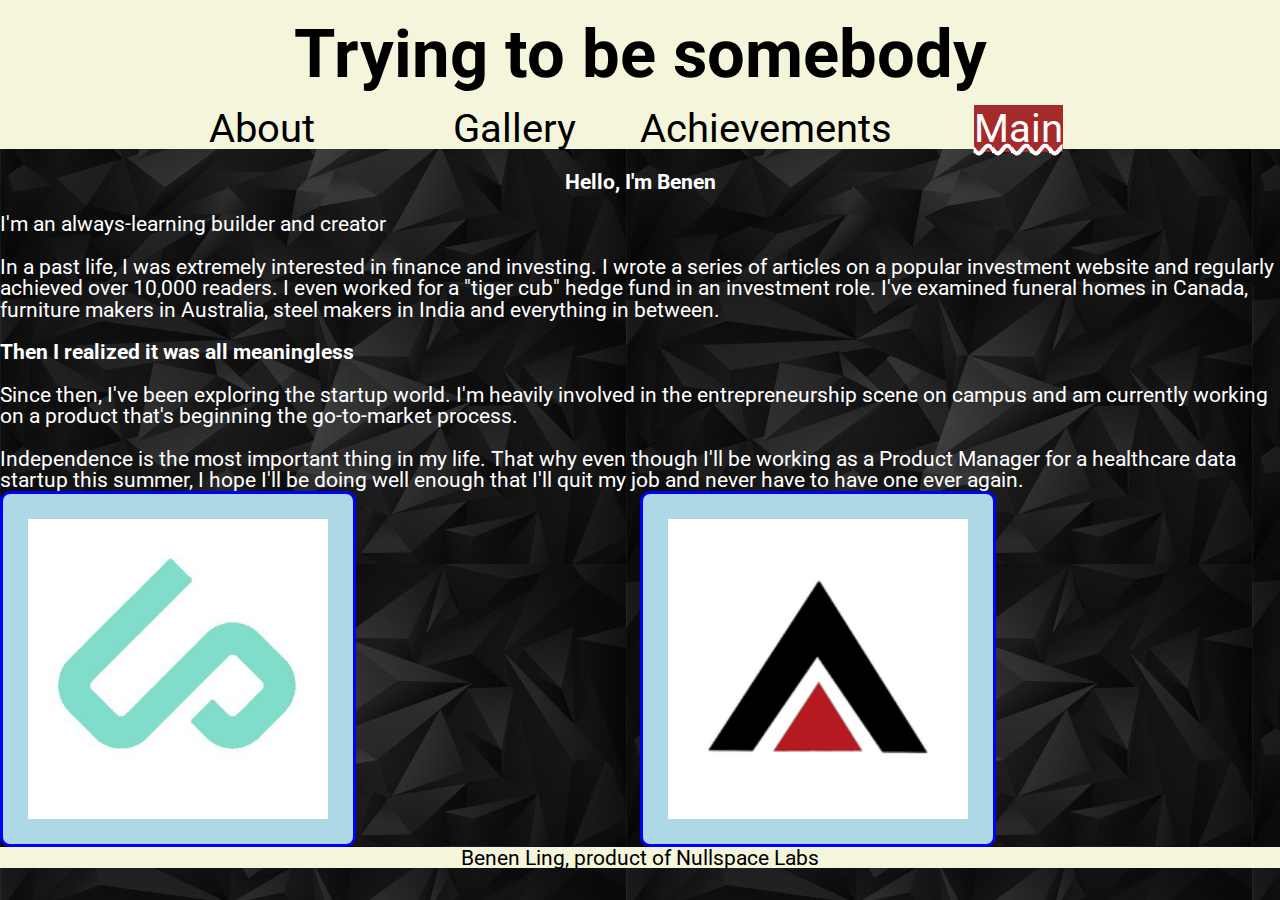
<file: index.html>
<!DOCTYPE html>
<html lang="en">
  <head>
    <meta charset="utf-8">
    <meta name="viewport" content="width=device-width, initial-scale=1.0">
    <link href="https://fonts.googleapis.com/css2?family=Roboto&display=swap" rel="stylesheet">
    <link rel="stylesheet" type="text/css" href="css/html5reset.css">
    <link rel="stylesheet" type="text/css" href="css/style.css">
    <link rel="shortcut icon" type="image/jpg" href="images/pogchamp.jpg"> 
    <title>Welcome to Benen's Lair</title>
    <script async src="https://www.googletagmanager.com/gtag/js?id=G-4K9QVYBR7Z"></script>
<script>
  window.dataLayer = window.dataLayer || [];
  function gtag(){dataLayer.push(arguments);}
  gtag('js', new Date());

  gtag('config', 'G-4K9QVYBR7Z');
</script>
  </head>
  <body>
    
      
      <header id="header">
        <br>
        <h1 id="try">Trying to be somebody</h1>
        <br>
        <div class="skip"><a href="#main">Skip to Content</a></div>
        <nav class="nav">
            <ul>
              <li><a href="./about.html">About</a></li>
              <li><a href="./pictures.html">Gallery</a></li>
              <li><a href="./amazing.html">Achievements</a></li>
              <li><a class="current" href="./index.html">Main</a></li>
            </ul>
          </nav>
      </header>
    
  <main id="main" class="container">
    <br>
    <h2>Hello, I'm Benen</h2>
    <br>
    <p>I'm an always-learning builder and creator</p>
    <br>
    <p>In a past life, I was extremely interested in finance and investing. I wrote a series of articles on a popular investment website and regularly achieved over 10,000 readers. I even worked for a "tiger cub" hedge fund in an investment role. I've examined funeral homes in Canada, furniture makers in Australia, steel makers in India and everything in between.</p>
    <br>
    <h3>Then I realized it was all meaningless</h3>
    <br>
    <p>Since then, I've been exploring the startup world. I'm heavily involved in the entrepreneurship scene on campus and am currently working on a product that's beginning the go-to-market process.</p>
    <br>
    <p>Independence is the most important thing in my life. That why even though I'll be working as a Product Manager for a healthcare data startup this summer, I hope I'll be doing well enough that I'll quit my job and never have to have one ever again. </p>
    <div class="index_gallery">
      <img src="images/upround.jpg" alt=""/>
      <img src="images/apex.png" alt=""/>
    </div>
</main>
    <footer>
      <p>Benen Ling, product of Nullspace Labs</p>
    </footer>
  </body>
</html>
</file>
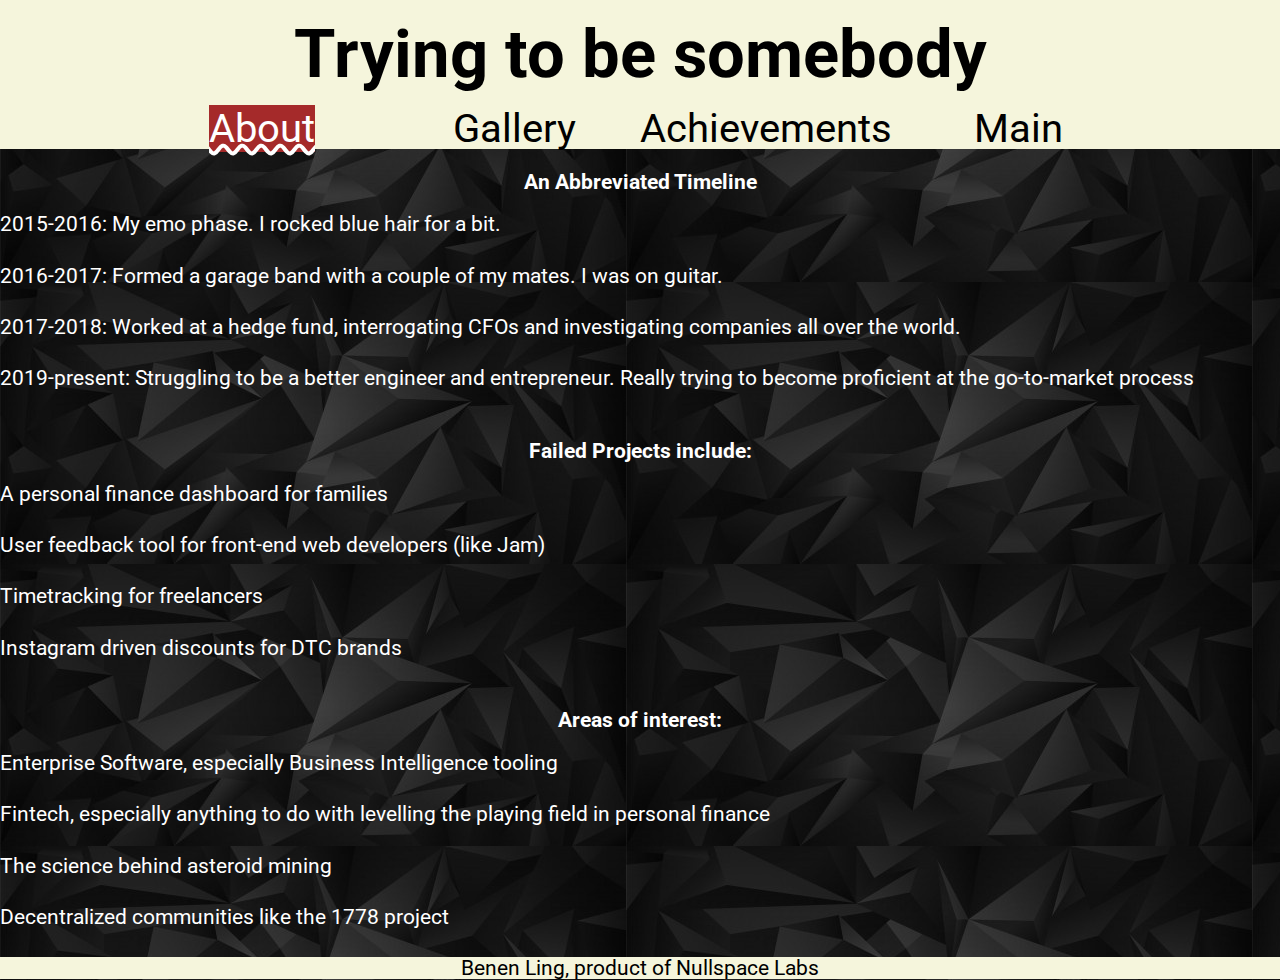
<file: about.html>
<!DOCTYPE html>
<html lang="en">
  <head>
    <meta charset="utf-8">
    <meta name="viewport" content="width=device-width, initial-scale=1.0">
    <link href="https://fonts.googleapis.com/css2?family=Roboto&display=swap" rel="stylesheet">
    <link rel="stylesheet" type="text/css" href="css/html5reset.css">
    <link rel="stylesheet" type="text/css" href="css/style.css">
    <link rel="shortcut icon" type="image/jpg" href="images/pogchamp.jpg"> 
    <title>About Me | Benen Ling</title>
    <script async src="https://www.googletagmanager.com/gtag/js?id=G-4K9QVYBR7Z"></script>
<script>
  window.dataLayer = window.dataLayer || [];
  function gtag(){dataLayer.push(arguments);}
  gtag('js', new Date());

  gtag('config', 'G-4K9QVYBR7Z');
</script>
  </head>
  <body>
    <header id="header">
      <br>
      <h1 id="try">Trying to be somebody</h1>
      <br>
      <div class="skip"><a href="#main">Skip to Content</a></div>
      <nav class="nav">
          <ul>
            <li><a class="current"  href="./about.html">About</a></li>
            <li><a href="./pictures.html">Gallery</a></li>
            <li><a href="./amazing.html">Achievements</a></li>
            <li><a href="./index.html">Main</a></li>
          </ul>
        </nav>
    </header>
    
  <main id="main" class="container">
    <br>
    <h1>An Abbreviated Timeline</h1>
    <br>
    <ol>
      <li>2015-2016: My emo phase. I rocked blue hair for a bit.</li>
      
      <li>2016-2017: Formed a garage band with a couple of my mates. I was on guitar.</li>
      
      <li>2017-2018: Worked at a hedge fund, interrogating CFOs and investigating companies all over the world.</li>
     
      <li>2019-present: Struggling to be a better engineer and entrepreneur. Really trying to become proficient at the go-to-market process</li>
    </ol>
    <br>
    <h2>Failed Projects include: </h2>
    <br>
    <ol>
      <li>A personal finance dashboard for families</li>
      
      <li>User feedback tool for front-end web developers (like Jam)</li>
      
      <li>Timetracking for freelancers</li>
     
      <li>Instagram driven discounts for DTC brands</li>
    </ol>
    <br>
    <h2>Areas of interest: </h2>
    <br>
    <ol>
      <li>Enterprise Software, especially Business Intelligence tooling</li>
      
      <li>Fintech, especially anything to do with levelling the playing field in personal finance</li>
     
      <li>The science behind asteroid mining</li>
      
      <li>Decentralized communities like the 1778 project</li>
    </ol>
  </main>
  <footer>
    <p>Benen Ling, product of Nullspace Labs</p>
  </footer>
  </body>
</html>
</file>
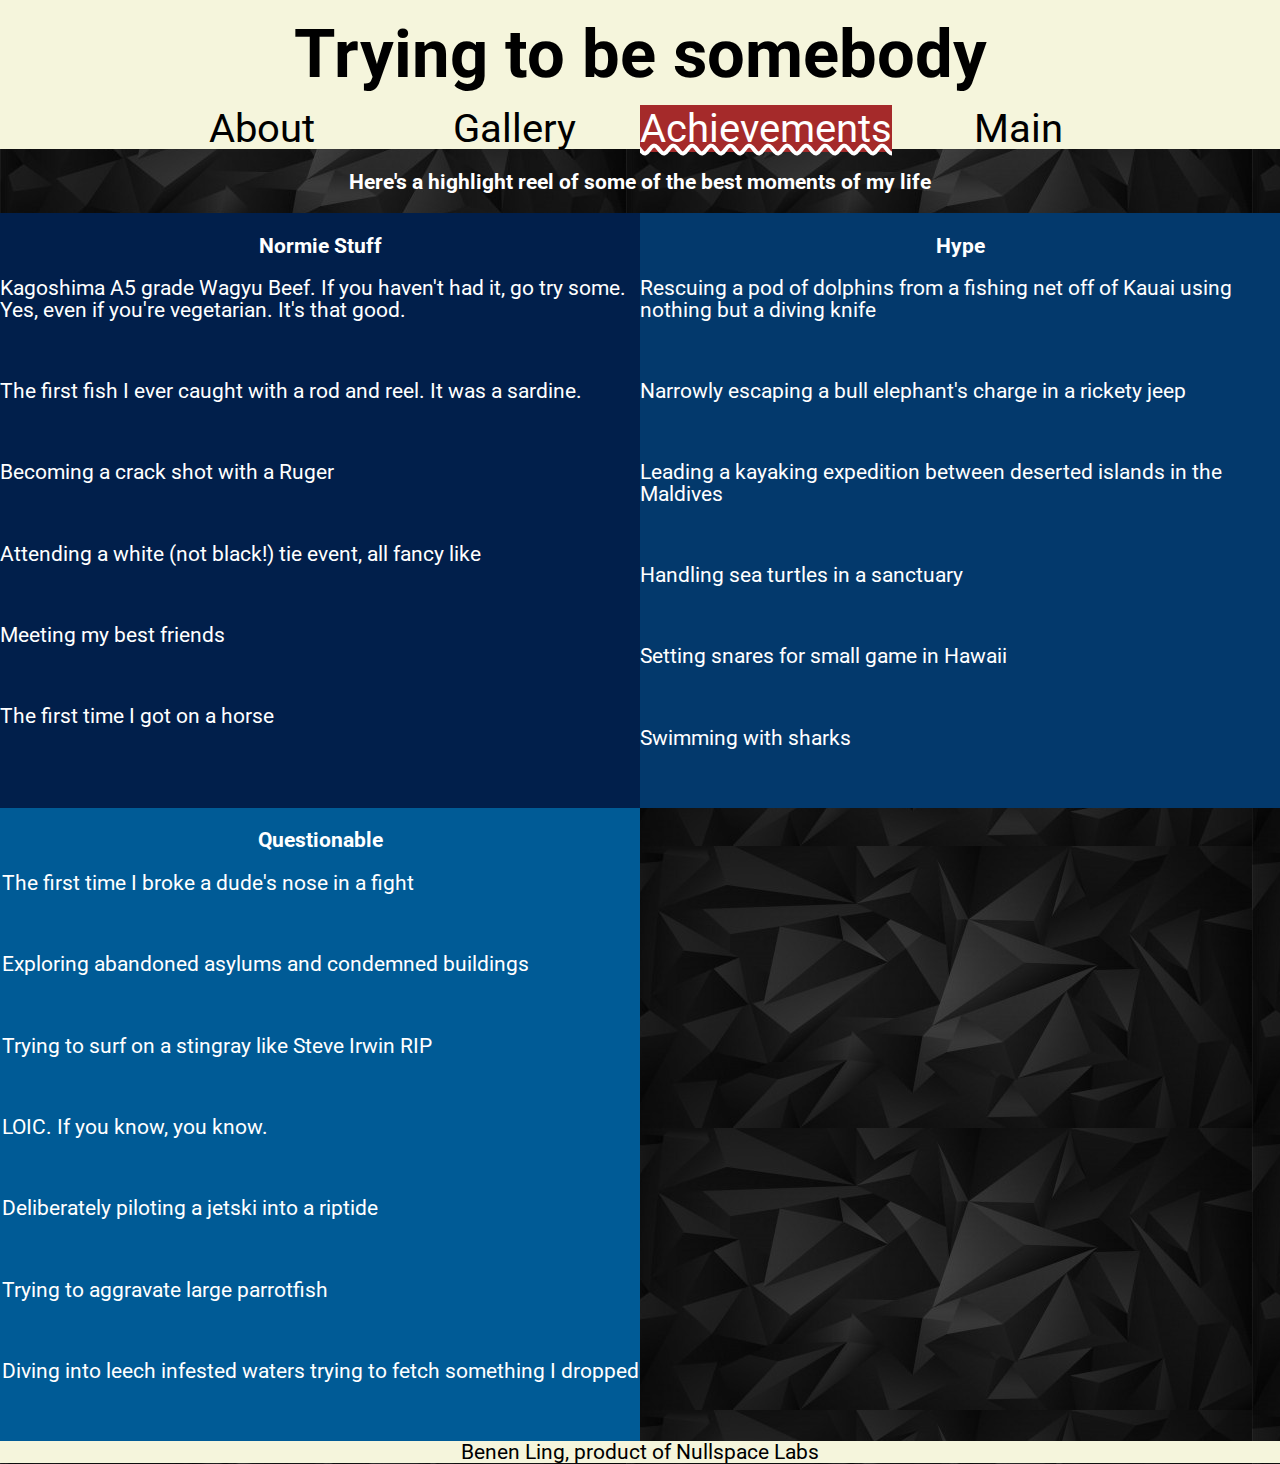
<file: amazing.html>
<!DOCTYPE html>
<html lang="en">
  <head>
    <meta charset="utf-8">
    <meta name="viewport" content="width=device-width, initial-scale=1.0">
    <link href="https://fonts.googleapis.com/css2?family=Roboto&display=swap" rel="stylesheet">
    <link rel="stylesheet" type="text/css" href="css/html5reset.css">
    <link rel="stylesheet" type="text/css" href="css/style.css">
    <link rel="shortcut icon" type="image/jpg" href="images/pogchamp.jpg"> 
    <title>Amazing Things</title>
    <script async src="https://www.googletagmanager.com/gtag/js?id=G-4K9QVYBR7Z"></script>
    <script>
      window.dataLayer = window.dataLayer || [];
      function gtag(){dataLayer.push(arguments);}
      gtag('js', new Date());
    
      gtag('config', 'G-4K9QVYBR7Z');
    </script>
  </head>
  <body>
    <header id="header">
      <br>
      <h1 id="try">Trying to be somebody</h1>
      <br>
      <div class="skip"><a href="#main">Skip to Content</a></div>
      <nav class="nav">
          <ul>
            <li><a href="./about.html">About</a></li>
            <li><a href="./pictures.html">Gallery</a></li>
            <li><a class="current" href="./amazing.html">Achievements</a></li>
            <li><a href="./index.html">Main</a></li>
          </ul>
        </nav>
    </header>
    
  <main id="main" class="container">
    <br>
    <h2>Here's a highlight reel of some of the best moments of my life</h2>
    <br>
    <div class="row">
      <div class="column column1">
        <br>
        <h2>Normie Stuff</h2>
        <br>
        <ul>
        <li>Kagoshima A5 grade Wagyu Beef. If you haven't had it, go try some. Yes, even if you're vegetarian. It's that good.</li>
       
        <li>The first fish I ever caught with a rod and reel. It was a sardine.</li>
      
        <li>Becoming a crack shot with a Ruger</li>  
        
        <li>Attending a white (not black!) tie event, all fancy like</li>  
        
        <li>Meeting my best friends</li>  
       
        <li>The first time I got on a horse</li>  
        </ul>
      </div>
      <div class="column column2" >
        <br>
        <h2>Hype</h2>
        <br>
        <ul>
          <li>Rescuing a pod of dolphins from a fishing net off of Kauai using nothing but a diving knife</li>
          
          <li>Narrowly escaping a bull elephant's charge in a rickety jeep</li>
          
          <li>Leading a kayaking expedition between deserted islands in the Maldives</li>  
          
          <li>Handling sea turtles in a sanctuary</li> 
          
          <li>Setting snares for small game in Hawaii</li> 
          <li>Swimming with sharks</li>   
        </ul>
      </div>
    
    
    
      <div class="column column3">
        <br>
        <h2>Questionable</h2>
        <br>
        <ul>
          <li>The first time I broke a dude's nose in a fight</li>
          <li>Exploring abandoned asylums and condemned buildings</li>  
          <li>Trying to surf on a stingray like Steve Irwin RIP</li>
          <li>LOIC. If you know, you know.</li>
          <li>Deliberately piloting a jetski into a riptide</li>
          <li>Trying to aggravate large parrotfish</li>
          <li>Diving into leech infested waters trying to fetch something I dropped</li>
          </ul>
      </div>
    </div>
    
  </main>
  <footer>
    <p>Benen Ling, product of Nullspace Labs</p>
  </footer>
  </body>
</html>
</file>
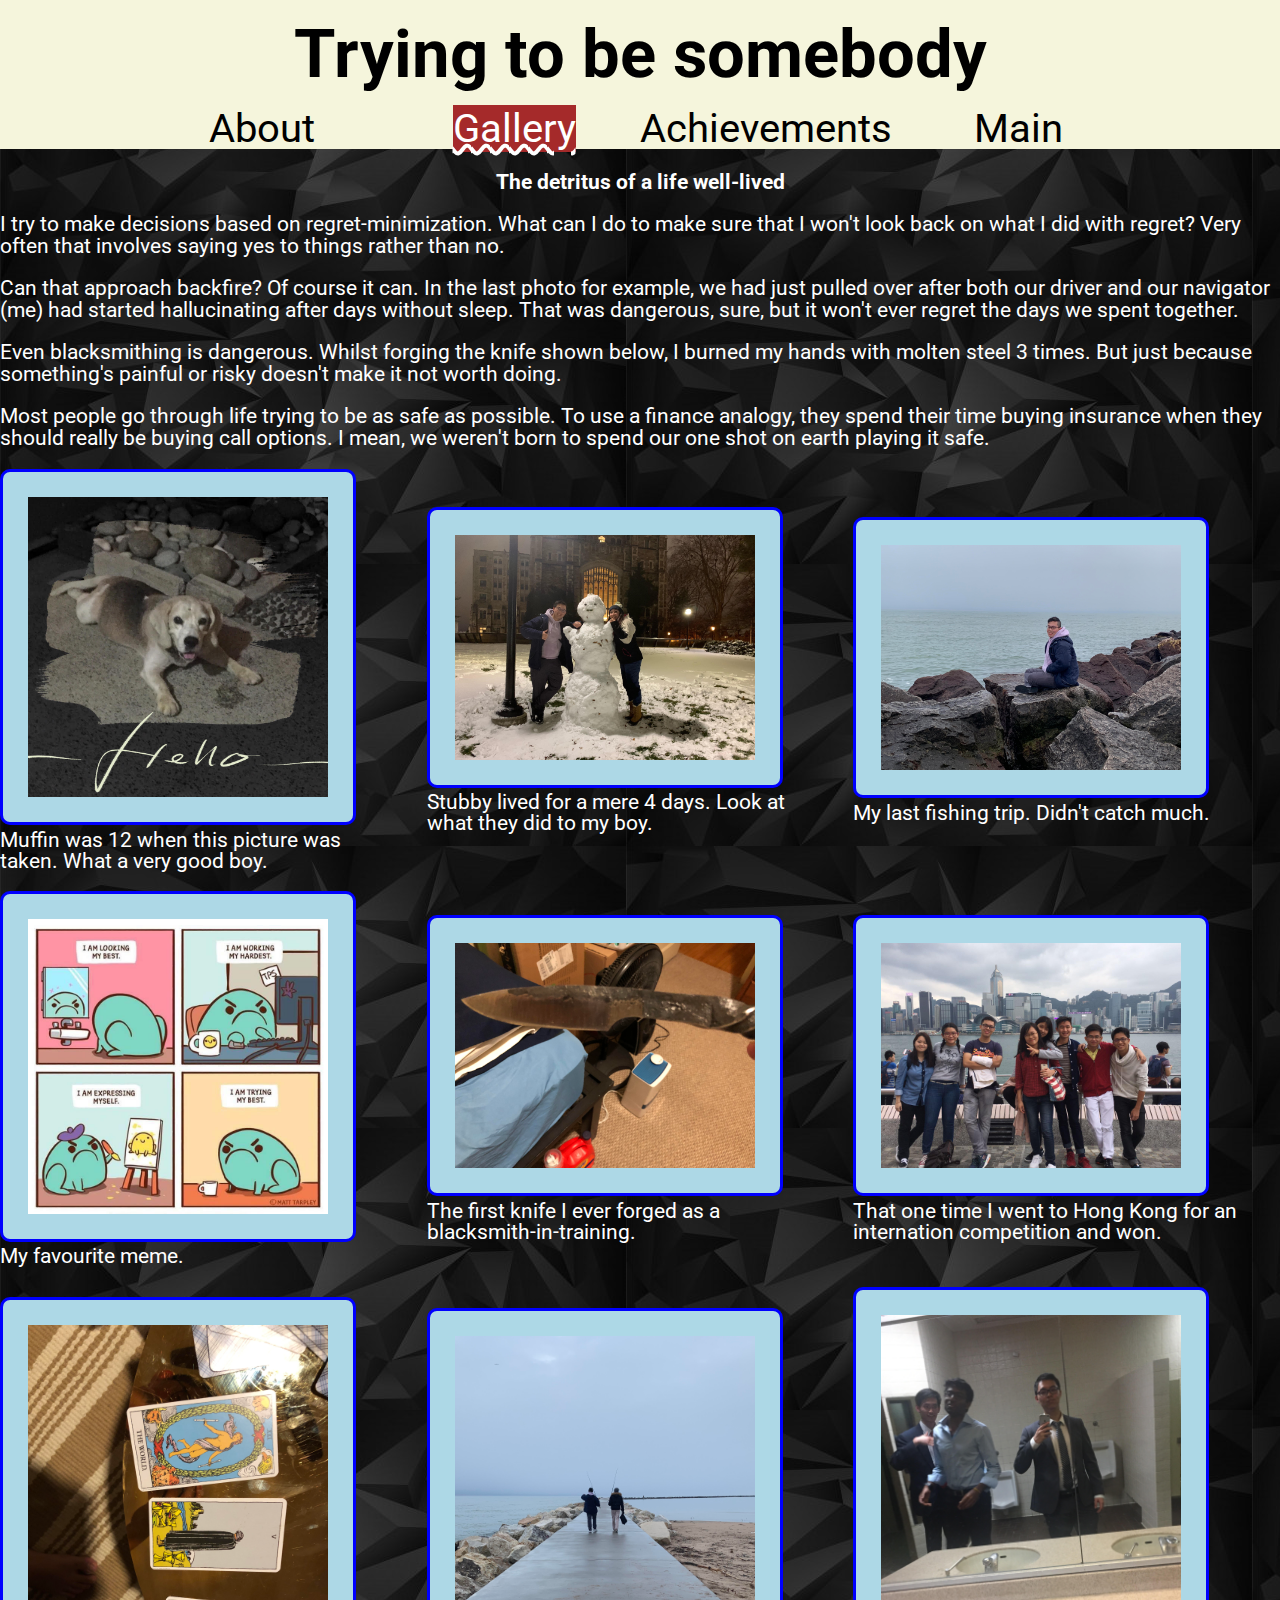
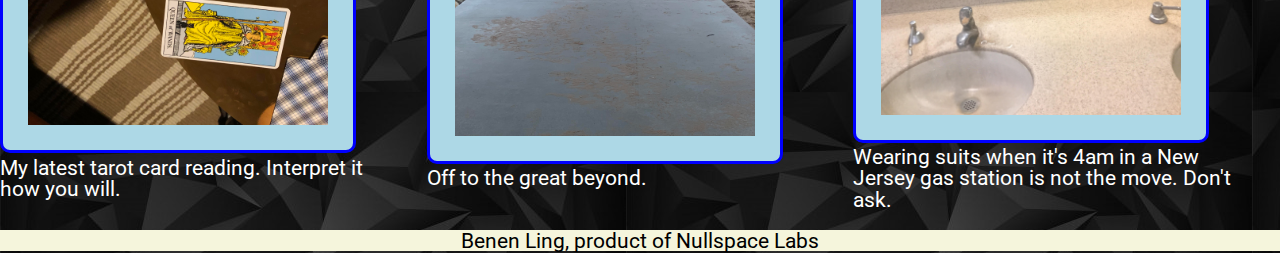
<file: pictures.html>
<!DOCTYPE html>
<html lang="en">
  <head>
    <meta charset="utf-8">
    <meta name="viewport" content="width=device-width, initial-scale=1.0">
    <link href="https://fonts.googleapis.com/css2?family=Roboto&display=swap" rel="stylesheet">
    <link rel="stylesheet" type="text/css" href="css/html5reset.css">
    <link rel="stylesheet" type="text/css" href="css/style.css">
    <link rel="shortcut icon" type="image/jpg" href="images/pogchamp.jpg"> 
    <title>Benen's Gallery</title>
    <script async src="https://www.googletagmanager.com/gtag/js?id=G-4K9QVYBR7Z"></script>
<script>
  window.dataLayer = window.dataLayer || [];
  function gtag(){dataLayer.push(arguments);}
  gtag('js', new Date());

  gtag('config', 'G-4K9QVYBR7Z');
</script>
  </head>
  <body>
    <header id="header">
      <br>
      <h1 id="try">Trying to be somebody</h1>
      <br>
      <div class="skip"><a href="#main">Skip to Content</a></div>
      <nav class="nav">
          <ul>
            <li><a href="./about.html">About</a></li>
            <li><a class="current"  href="./pictures.html">Gallery</a></li>
            <li><a href="./amazing.html">Achievements</a></li>
            <li><a href="./index.html">Main</a></li>
          </ul>
        </nav>
    </header>
    
  <main id="main" class="container">
    <br>
    <h2>The detritus of a life well-lived</h2>
    <br>
    <p>
      I try to make decisions based on regret-minimization. What can I do to make sure that I won't look back on what I did with regret? Very often that involves saying yes to things rather than no.
    </p>
    <br>
    <p>
      Can that approach backfire? Of course it can. In the last photo for example, we had just pulled over after both our driver and our navigator (me) had started hallucinating after days without sleep. That was dangerous, sure, but it won't ever regret the days we spent together.
    </p>
    <br>
    <p>
      Even blacksmithing is dangerous. Whilst forging the knife shown below, I burned my hands with molten steel 3 times. But just because something's painful or risky doesn't make it not worth doing.
    </p>
    <br>
    <p>
      Most people go through life trying to be as safe as possible. To use a finance analogy, they spend their time buying insurance when they should really be buying call options. I mean, we weren't born to spend our one shot on earth playing it safe.
    </p>
    <br>
    <div class="gallery"> 
      <ul class="gallery_list">
        <li>
      <img src="images/muffin.jpg" alt="my pupper Muffin"/>
      <p>Muffin was 12 when this picture was taken. What a very good boy.</p>
      </li>
      <li>
      <img src="images/stubby.jpg" alt="stubby the snowman"/>
      <p>Stubby lived for a mere 4 days. Look at what they did to my boy.</p>
    </li>
    <li>
      <img src="images/fishing.jpg" alt="Benen sitting on a rock"/>
      <p>My last fishing trip. Didn't catch much.</p>
    </li>
    <li>
      <img src="images/meme.jpg" alt=""/>
      <p>My favourite meme. </p>
      </li>
      <li>
      <img src="images/knife.jpg" alt="hand-forged knife"/>
      <p>The first knife I ever forged as a blacksmith-in-training.</p>
    </li>
    <li>
      <img src="images/hk.jpg" alt=""/>
      <p>That one time I went to Hong Kong for an internation competition and won.</p>
    </li>
    <li>
      <img src="images/tarot.jpg" alt="tarot card reading"/>
      <p>My latest tarot card reading. Interpret it how you will.</p>
    </li>
    <li>
      <img src="images/away.jpg" alt="walking off into the sunset"/>
      <p>Off to the great beyond.</p>
    </li>
    <li>
      <img src="images/4am.jpg" alt="three exhausted guys in suits in a gas station bathroom"/>
      <p>Wearing suits when it's 4am in a New Jersey gas station is not the move. Don't ask.</p>
    </li>
      </ul>
    </div>
    
   
  </main>
  <footer>
    <p>Benen Ling, product of Nullspace Labs</p>
  </footer>
  </body>
</html>
</file>
<file: css/style.css>
body{
    margin: 0;
    padding: 0;
    font-size: 16pt; 
    font-family: 'Roboto', sans-serif;
    color: white;
    background-image: url("../images/blackbg.jpg");
    
  }
  header, footer{
    display: flex;
    flex-direction: column;
    background-color: beige;
    align-items: center;
    justify-content: center;
    color: black;
  
  }
 h1, h2{
    text-align:center;
  }
  .container > h2{
    color: white;
  }
  .nav > ul{
    list-style-type: none;
    display: flex;
    flex-direction: column;
    text-align: center;
  }
  .nav > ul >li > a{
    color: black;
    text-decoration: none;
  }
  .nav > ul >li > a.current{
    color: white;
    background:  brown;
    text-decoration: wavy underline;
 }
 .row {
    display: grid;
    grid-template-columns: repeat(auto-fit, minmax(240px, 1fr));
 }
.column {
    display: flex;
    flex-direction: column;
    align-items: center;
}
.column > ul {
  list-style-type: none;
}
.column > ul > li {
  margin: 0 0 60px 0;
}
.column1 {
    background-color: #011f4b;
}
.column2 {
    background-color:#03396c;
}
.column3 {
    background-color: #005b96;
}
.gallery{
    /* min-height: 300px; */
    /* display: grid;
    grid-template-columns: repeat(auto-fit, minmax(300px, 1fr));;
    padding: 2rem;
    grid-auto-flow: dense; */
    /* display: flex;
    flex-direction: column;
    align-items: center; */
    
  }
  img {
    width: 300px; /*set the width or max-width*/
    height: auto; /*this makes sure to maintain the aspect ratio*/
    border: 3px solid blue;
    padding: 25px;
    border-radius: 10px;
    background-color: lightblue;
}
  .gallery > .gallery_list
  {
    list-style-type: none;
    /* display: flex;
    flex-direction: column;
    align-items: center; */
    display: grid;
  grid-template-columns: repeat(auto-fit, minmax(350px, 1fr));
  grid-template-rows: repeat(auto-fit, minmax(200px, 1fr));
  grid-auto-flow: dense;
  }
  .index_gallery {
    display: grid;
    grid-template-columns: repeat(auto-fit, minmax(200px, 1fr));
    grid-template-rows: repeat(auto-fit, minmax(200px, 1fr));
    grid-auto-flow: dense;
  }
  .skip a {
    background: white;
    left: 0;
    padding: 7px;
    -webkit-transition: top 1s ease-out;
    transition: top 1s ease-out;
    z-index: 1;
    position: absolute;
    top: -50px;
  }
  .skip a:focus {
    position: absolute;
    top: 10px;
  }
  .container > ol >li {
    margin: 0 0 30px 0;
  }
  /* .gallery > .gallery_list > li:nth-child(4n) {
    grid-column: span 2;
    grid-row: span 2;
  }
  */
  /* .gallery > .gallery_list > li:nth-child(8n) {
    grid-column: span 3;
    grid-row: span 3;
  }  */
  #try {
    /*Your code here.*/
    animation-name: logo_grow;
    animation-duration: 5s;
    animation-iteration-count: 1;
 }
 @keyframes logo_grow{
  /*Your code here.*/
  0% {opacity:0;}
  100% {opacity:1;}
  

}
  @media (prefers-reduced-motion) {
    .skip a {
      animation: none;
    }
    #try {
      animation: none;
    }
  }
  @media 
  (min-device-width: 768px) 
  and (max-device-width: 1280px) {
    .skip a {
      background: white;
      left: 0;
      padding: 7px;
      -webkit-transition: top 1s ease-out;
      transition: top 1s ease-out;
      z-index: 1;
      position: absolute;
      top: -50px;
    }
    
    .skip a:focus {
      position: absolute;
      top: 10px;
    }
    .nav > ul{
      list-style-type: none;
      display: grid;
      grid-template-columns: 1fr 1fr 1fr 1fr;
    }
    .gallery > .gallery_list
  {
    list-style-type: none;
    /* display: flex;
    flex-direction: column;
    align-items: center; */
    display: grid;
  grid-template-columns: 1fr 1fr;
  grid-template-rows: repeat(auto-fit, minmax(200px, 1fr));
  grid-auto-flow: dense;
  align-items: center;
  }
  .row {
    display: grid;
    grid-template-columns: 1fr 1fr;
 }
}

@media 
(min-device-width: 1280px)  {
  #try {
  font-size: 50pt;
  }
  .nav > ul{
    font-size: 30pt;
    list-style-type: none;
    display: grid;
    grid-template-columns: 1fr 1fr 1fr 1fr;
  }
  .gallery > .gallery_list
  {
  grid-template-columns: 1fr 1fr 1fr;

  }
  .gallery_list > li > p {
    max-width: 400px;
    padding-bottom: 20px;
  }
}
</file>
